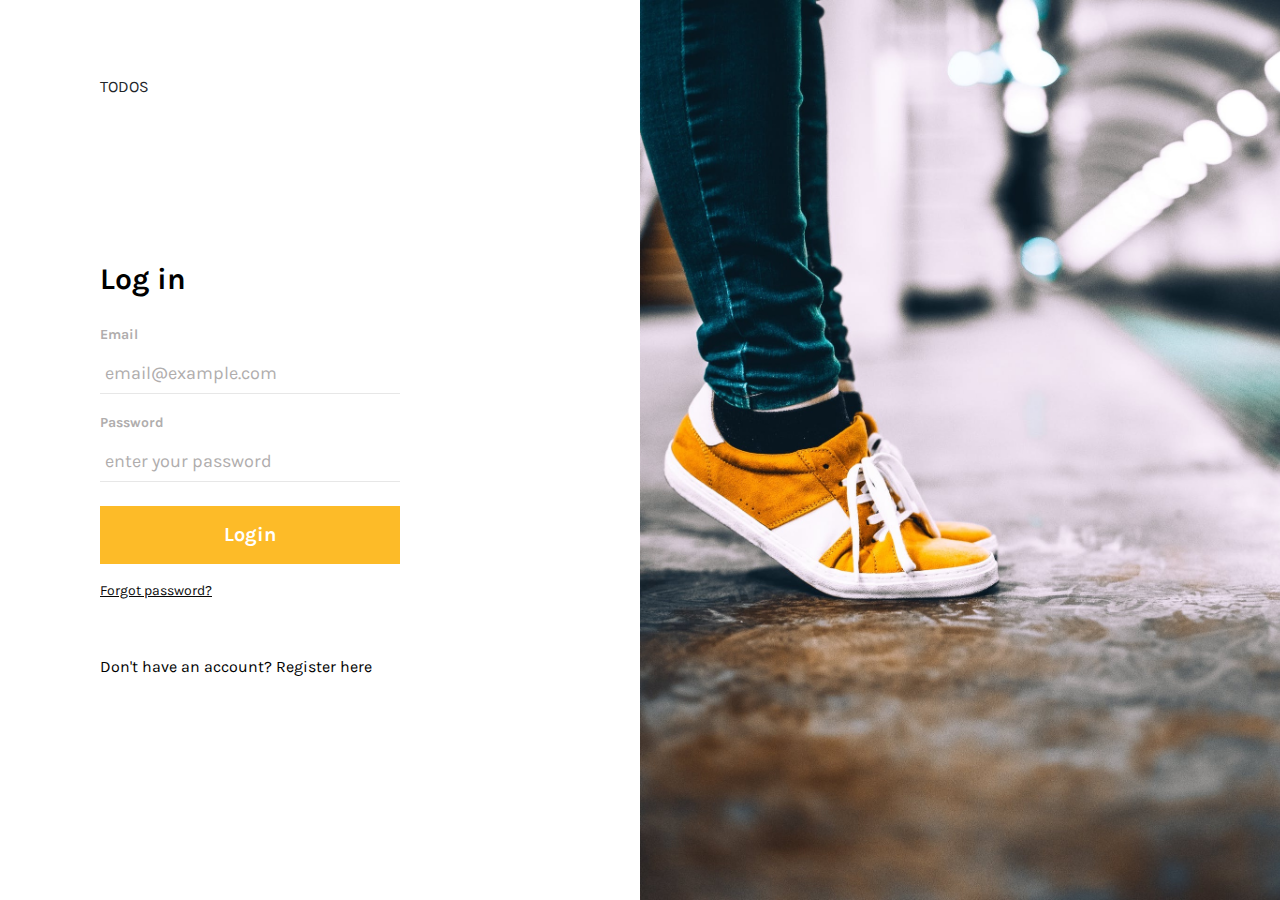
<file: templates/login.html>
<!DOCTYPE html>
<html lang="en">
<head>
    <meta charset="UTF-8">
    <meta name="viewport" content="width=device-width, initial-scale=1.0">
    <meta http-equiv="X-UA-Compatible" content="ie=edge">
    <title>Login</title>
    <link rel="icon" type="image/png" href="/static/assets/favicon.png"/>
    <link href="https://fonts.googleapis.com/css?family=Karla:400,700&display=swap" rel="stylesheet">
    <link rel="stylesheet" href="https://cdn.materialdesignicons.com/4.8.95/css/materialdesignicons.min.css">
    <link rel="stylesheet" href="https://stackpath.bootstrapcdn.com/bootstrap/4.4.1/css/bootstrap.min.css">
    <link rel="stylesheet" href="/static/login/assets/css/login.css">
</head>
<body>
<main>
    <div class="container-fluid">
        <div class="row">
            <div class="col-sm-6 login-section-wrapper">
                <div class="brand-wrapper">
                    TODOS
                </div>

                <!-- Login Form -->
                <div id="login-form" class="login-wrapper my-auto">
                    <div id="loginError" class="text-danger"></div>
                    <h1 class="login-title">Log in</h1>
                    <form id="login-form-group">
                        <div class="form-group">
                            <label for="login_email">Email</label>
                            <input type="email" name="email" id="login_email" class="form-control"
                                   placeholder="email@example.com">
                        </div>
                        <div class="form-group mb-4">
                            <label for="login_password">Password</label>
                            <input type="password" name="password" id="login_password" class="form-control"
                                   placeholder="enter your password">
                        </div>
                        <input name="login" id="loginBtn" class="btn btn-block login-btn" type="button" value="Login">
                    </form>
                    <a href="" id="forgotPassword" class="forgot-password-link">Forgot password?</a>
                    <p class="login-wrapper-footer-text">Don't have an account?
                        <a id="registerEither" href="" class="text-reset">Register here</a>
                    </p>
                </div>

                <!-- Register Form -->
                <div id="register-form" class="login-wrapper my-auto">
                    <div id="registerError" class="text-danger"></div>
                    <h1 class="login-title">Register</h1>
                    <form id="register-form-group">
                        <div class="form-group">
                            <label for="register_email">Email</label>
                            <input type="email" name="email" id="register_email" class="form-control"
                                   placeholder="email@example.com" required>
                        </div>
                        <div class="form-group mb-4">
                            <label for="register_password">Password</label>
                            <input type="password" name="password" id="register_password" class="form-control"
                                   placeholder="enter your password" required>
                        </div>
                        <div class="form-group mb-4">
                            <label for="register_otp">OTP</label>
                            <input type="text" name="otp" id="register_otp" class="form-control"
                                   placeholder="enter otp" required>
                        </div>
                        <input name="login" id="registerBtn" class="btn btn-block login-btn" type="button"
                               value="Register">
                    </form>
                    <a href="" id="sendOtp" class="forgot-password-link">Send OTP</a>
                    <p class="login-wrapper-footer-text">Already have an account?
                        <a id="loginEither" href="" class="text-reset">Login here</a>
                    </p>
                </div>

                <!-- Forgot Password Form -->
                <div id="forgot-form" class="login-wrapper my-auto">
                    <div id="forgotError" class="text-danger"></div>
                    <h1 class="login-title">Reset</h1>
                    <form id="forgot-form-group">
                        <div class="form-group">
                            <label for="forgot_email">Email</label>
                            <input type="email" name="email" id="forgot_email" class="form-control"
                                   placeholder="email@example.com" required>
                        </div>
                        <div class="form-group mb-4">
                            <label for="forgot_password">New Password</label>
                            <input type="password" name="password" id="forgot_password" class="form-control"
                                   placeholder="enter new password" required>
                        </div>
                        <div class="form-group mb-4">
                            <label for="forgot_otp">OTP</label>
                            <input type="text" name="otp" id="forgot_otp" class="form-control"
                                   placeholder="enter otp" required>
                        </div>
                        <input name="login" id="forgotBtn" class="btn btn-block login-btn" type="button"
                               value="Reset">
                    </form>
                    <a href="" id="sendOtpForgot" class="forgot-password-link">Send OTP</a>
                    <p class="login-wrapper-footer-text">Remembered it now?
                        <a id="loginEither2" href="" class="text-reset">Login here</a>
                    </p>
                </div>
            </div>
            <div class="col-sm-6 px-0 d-none d-sm-block">
                <img src="/static/login/assets/images/login.jpg" alt="login image" class="login-img">
            </div>
        </div>
    </div>
</main>
<script src="https://ajax.googleapis.com/ajax/libs/jquery/3.1.0/jquery.min.js"></script>
<script src="https://code.jquery.com/jquery-3.4.1.min.js"></script>
<script src="https://cdn.jsdelivr.net/npm/popper.js@1.16.0/dist/umd/popper.min.js"></script>
<script src="https://stackpath.bootstrapcdn.com/bootstrap/4.4.1/js/bootstrap.min.js"></script>
<script src="/static/login/assets/js/login.js"></script>
</body>
</html>
</file>
<file: static/login/assets/css/login.css>
body {
  font-family: "Karla", sans-serif;
  background-color: #fff;
  min-height: 100vh; }

.brand-wrapper {
  padding-top: 7px;
  padding-bottom: 8px; }
  .brand-wrapper .logo {
    height: 25px; }

.login-section-wrapper {
  display: -webkit-box;
  display: flex;
  -webkit-box-orient: vertical;
  -webkit-box-direction: normal;
          flex-direction: column;
  padding: 68px 100px;
  background-color: #fff; }
  @media (max-width: 991px) {
    .login-section-wrapper {
      padding-left: 50px;
      padding-right: 50px; } }
  @media (max-width: 575px) {
    .login-section-wrapper {
      padding-top: 20px;
      padding-bottom: 20px;
      min-height: 100vh; } }

.login-wrapper {
  width: 300px;
  max-width: 100%;
  padding-top: 24px;
  padding-bottom: 24px; }
  @media (max-width: 575px) {
    .login-wrapper {
      width: 100%; } }
  .login-wrapper label {
    font-size: 14px;
    font-weight: bold;
    color: #b0adad; }
  .login-wrapper .form-control {
    border: none;
    border-bottom: 1px solid #e7e7e7;
    border-radius: 0;
    padding: 9px 5px;
    min-height: 40px;
    font-size: 18px;
    font-weight: normal; }
    .login-wrapper .form-control::-webkit-input-placeholder {
      color: #b0adad; }
    .login-wrapper .form-control::-moz-placeholder {
      color: #b0adad; }
    .login-wrapper .form-control:-ms-input-placeholder {
      color: #b0adad; }
    .login-wrapper .form-control::-ms-input-placeholder {
      color: #b0adad; }
    .login-wrapper .form-control::placeholder {
      color: #b0adad; }
  .login-wrapper .login-btn {
    padding: 13px 20px;
    background-color: #fdbb28;
    border-radius: 0;
    font-size: 20px;
    font-weight: bold;
    color: #fff;
    margin-bottom: 14px; }
    .login-wrapper .login-btn:hover {
      border: 1px solid #fdbb28;
      background-color: #fff;
      color: #fdbb28; }
  .login-wrapper a.forgot-password-link {
    color: #080808;
    font-size: 14px;
    text-decoration: underline;
    display: inline-block;
    margin-bottom: 54px; }
    @media (max-width: 575px) {
      .login-wrapper a.forgot-password-link {
        margin-bottom: 16px; } }
  .login-wrapper-footer-text {
    font-size: 16px;
    color: #000;
    margin-bottom: 0; }

.login-title {
  font-size: 30px;
  color: #000;
  font-weight: bold;
  margin-bottom: 25px; }

.login-img {
  width: 100%;
  height: 100vh;
  -o-object-fit: cover;
     object-fit: cover;
  -o-object-position: left;
     object-position: left; }

/*# sourceMappingURL=login.css.map */
.loader {
  border: 16px solid #f3f3f3; /* Light grey */
  border-top: 16px solid #3498db; /* Blue */
  border-bottom: 16px solid #3498db; /* Blue */
  border-radius: 50%;
  width: 120px;
  height: 120px;
  animation: spin 2s linear infinite;
}

@keyframes spin {
  0% { transform: rotate(0deg); }
  100% { transform: rotate(360deg); }
}
</file>
